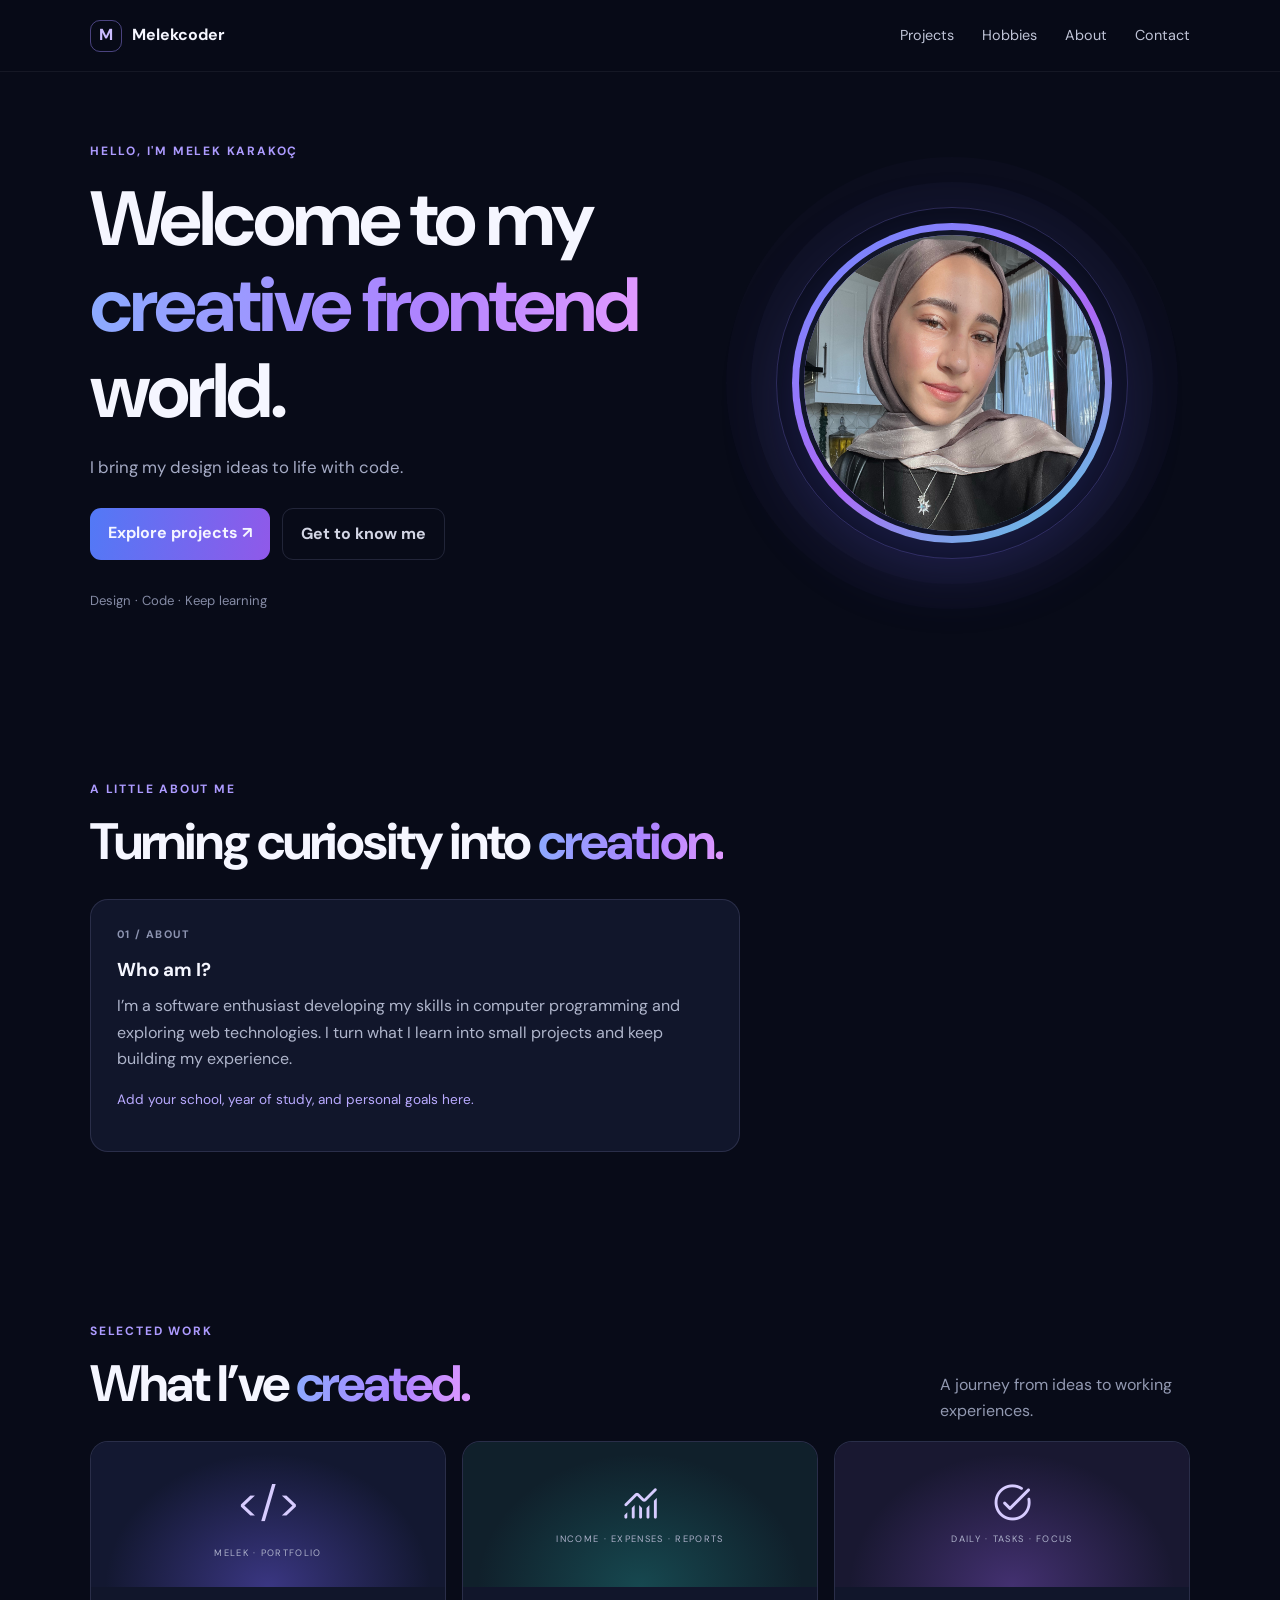
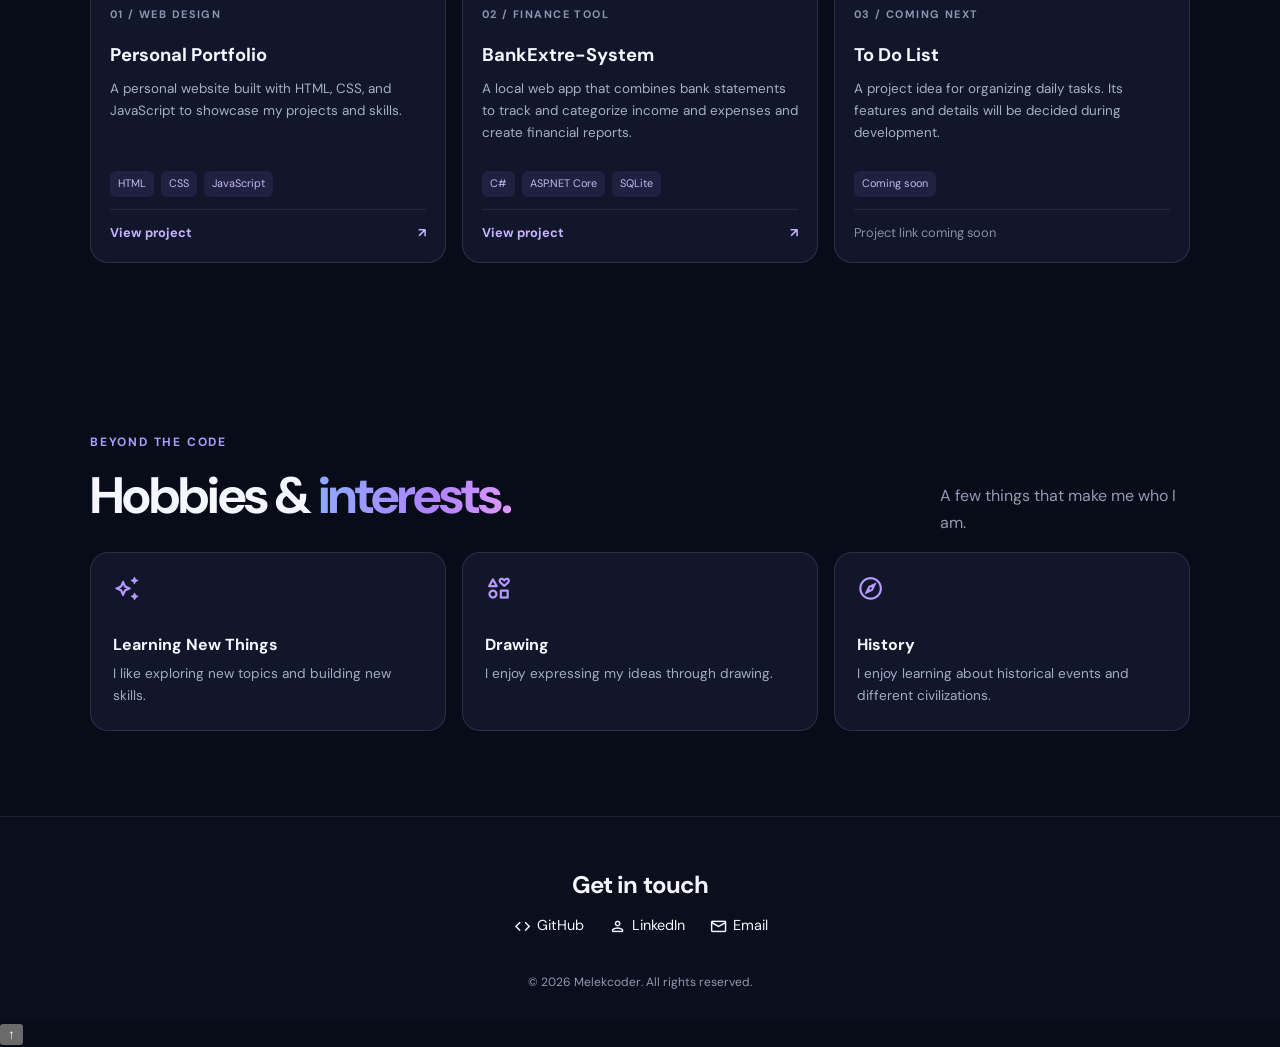
<file: index.html>
<!DOCTYPE html>
<html lang="en">

<head>
    <meta charset="UTF-8">
    <meta name="viewport" content="width=device-width, initial-scale=1.0">
    <meta name="description" content="Melek Karakoç's personal portfolio and projects.">
    <meta name="theme-color" content="#080b18">
    <title>Melek Karakoç | About-Me</title>

    <!-- Google Fonts: text and Material Symbols icons -->
    <link rel="preconnect" href="https://fonts.googleapis.com">
    <link rel="preconnect" href="https://fonts.gstatic.com" crossorigin>
    <link
        href="https://fonts.googleapis.com/css2?family=DM+Sans:wght@400;500;600;700&family=Material+Symbols+Rounded:opsz,wght,FILL,GRAD@20..48,400,0,0"
        rel="stylesheet">
    <link rel="stylesheet" href="style.css">
</head>

<body>
    <nav class="navbar" aria-label="Main navigation">
        <a class="brand" href="#home"><span class="brand-mark">M</span> Melekcoder</a>
        <div class="nav-links">
            <a href="#projects">Projects</a>
            <a href="#hobbies">Hobbies</a>
            <a href="#about">About</a>
            <a href="#contact">Contact</a>
        </div>
    </nav>

    <header class="hero" id="home">
        <div class="hero-copy">
            <p class="eyebrow">Hello, I'm Melek Karakoç</p>
            <h1>Welcome to my<br><span>creative frontend</span> world.</h1>
            <p class="hero-text">I bring my design ideas to life with code.</p>
            <div class="hero-actions">
                <a class="button button-primary" href="#projects">Explore projects <span aria-hidden="true">↗</span></a>
                <a class="button button-quiet" href="#about">Get to know me</a>
            </div>
            <p class="hero-note">Design · Code · Keep learning</p>
        </div>

        <div class="portrait-wrap">
            <div class="portrait-frame">
                <img src="profil.jpg" alt="Portrait of Melek Karakoç" class="portrait">
            </div>
        </div>
    </header>

    <main>
        <section class="section" id="about">
            <p class="eyebrow">A little about me</p>
            <h2>Turning curiosity into <span>creation.</span></h2>
            <div class="about-grid">
                <article class="glass about-card">
                    <p class="card-label">01 / ABOUT</p>
                    <h3>Who am I?</h3>
                    <p>I’m a software enthusiast developing my skills in computer programming and exploring web
                        technologies. I turn what I learn into small projects and keep building my experience.</p>
                    <p class="edit-note">Add your school, year of study, and personal goals here.</p>
                </article>
            </div>
        </section>

        <section class="section" id="projects">
            <div class="section-heading">
                <div>
                    <p class="eyebrow">Selected work</p>
                    <h2>What I’ve <span>created.</span></h2>
                </div>
                <p class="section-note">A journey from ideas to working experiences.</p>
            </div>

            <div class="project-grid">
                <article class="glass project-card">
                    <div class="project-art art-portfolio"><span class="art-code">&lt;/&gt;</span><small>MELEK ·
                            PORTFOLIO</small></div>
                    <div class="project-content">
                        <p class="card-label">01 / WEB DESIGN</p>
                        <h3>Personal Portfolio</h3>
                        <p>A personal website built with HTML, CSS, and JavaScript to showcase my projects and skills.
                        </p>
                        <div class="tags"><span>HTML</span><span>CSS</span><span>JavaScript</span></div>
                        <a class="project-link" href="https://melekkrkoc-coder.github.io/melek-portfolio/"
                            target="_blank" rel="noopener noreferrer">View project <span aria-hidden="true">↗</span></a>
                    </div>
                </article>

                <article class="glass project-card">
                    <div class="project-art art-bank"><span class="material-symbols-rounded"
                            aria-hidden="true">monitoring</span><small>INCOME · EXPENSES · REPORTS</small></div>
                    <div class="project-content">
                        <p class="card-label">02 / FINANCE TOOL</p>
                        <h3>BankExtre-System</h3>
                        <p>A local web app that combines bank statements to track and categorize income and expenses and
                            create financial reports.</p>
                        <div class="tags"><span>C#</span><span>ASP.NET Core</span><span>SQLite</span></div>
                        <a class="project-link" href="https://bankextre-system-demo.onrender.com"
                            target="_blank" rel="noopener noreferrer">View project <span aria-hidden="true">↗</span></a>
                    </div>
                </article>

                <article class="glass project-card">
                    <div class="project-art art-todo"><span class="material-symbols-rounded"
                            aria-hidden="true">task_alt</span><small>DAILY · TASKS · FOCUS</small></div>
                    <div class="project-content">
                        <p class="card-label">03 / COMING NEXT</p>
                        <h3>To Do List</h3>
                        <p>A project idea for organizing daily tasks. Its features and details will be decided during
                            development.</p>
                        <div class="tags"><span>Coming soon</span></div>
                        <span class="project-link pending">Project link coming soon</span>
                    </div>
                </article>
            </div>
        </section>

        <section class="section" id="hobbies">
            <div class="section-heading">
                <div>
                    <p class="eyebrow">Beyond the code</p>
                    <h2>Hobbies &amp; <span>interests.</span></h2>
                </div>
                <p class="section-note">A few things that make me who I am.</p>
            </div>
            <div class="hobby-grid">
                <article class="glass hobby-card"><span class="material-symbols-rounded"
                        aria-hidden="true">auto_awesome</span>
                    <h3>Learning New Things</h3>
                    <p>I like exploring new topics and building new skills.</p>
                </article>
                <article class="glass hobby-card"><span class="material-symbols-rounded"
                        aria-hidden="true">interests</span>
                    <h3>Drawing</h3>
                    <p>I enjoy expressing my ideas through drawing.</p>
                </article>
                <article class="glass hobby-card"><span class="material-symbols-rounded"
                        aria-hidden="true">explore</span>
                    <h3>History</h3>
                    <p>I enjoy learning about historical events and different civilizations.</p>
                </article>
            </div>
        </section>

        <section class="contact" id="contact">
            <h2>Get in touch</h2>
            <div class="contact-links">
                <a href="https://github.com/melekkrkoc-coder" target="_blank" rel="noopener noreferrer"><span
                        class="material-symbols-rounded" aria-hidden="true">code</span>GitHub</a>
                <a href="https://www.linkedin.com/in/melek-karako%C3%A7-9b86b043a" target="_blank"
                    rel="noopener noreferrer"><span class="material-symbols-rounded"
                        aria-hidden="true">person</span>LinkedIn</a>
                <a href="mailto:melekk.745934@gmail.com"><span class="material-symbols-rounded"
                        aria-hidden="true">mail</span>Email</a>
            </div>
        </section>
    </main>

    <footer class="footer">© 2026 Melekcoder. All rights reserved.</footer>

    <button id="scrollTopBtn" type="button" title="Yukarı çık" aria-label="Sayfanın başına dön">↑</button>
</body>

</html>
</file>
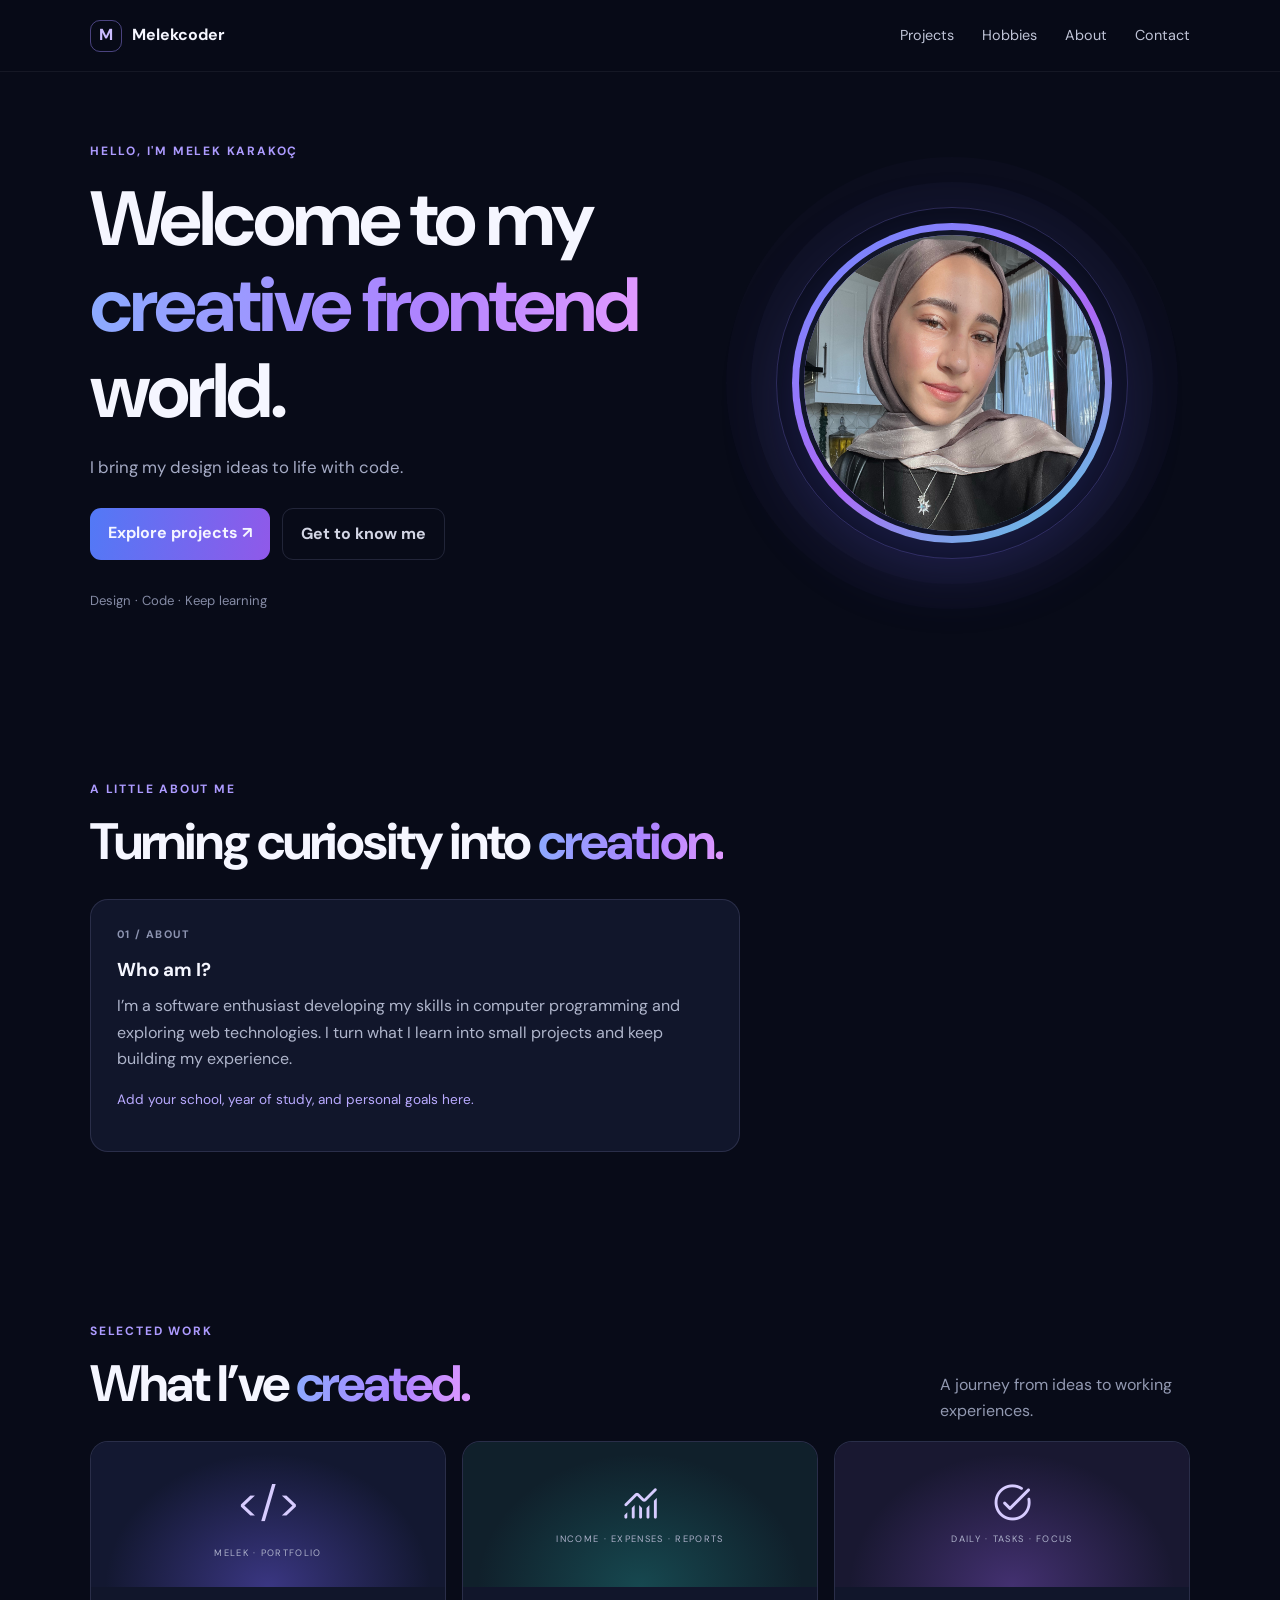
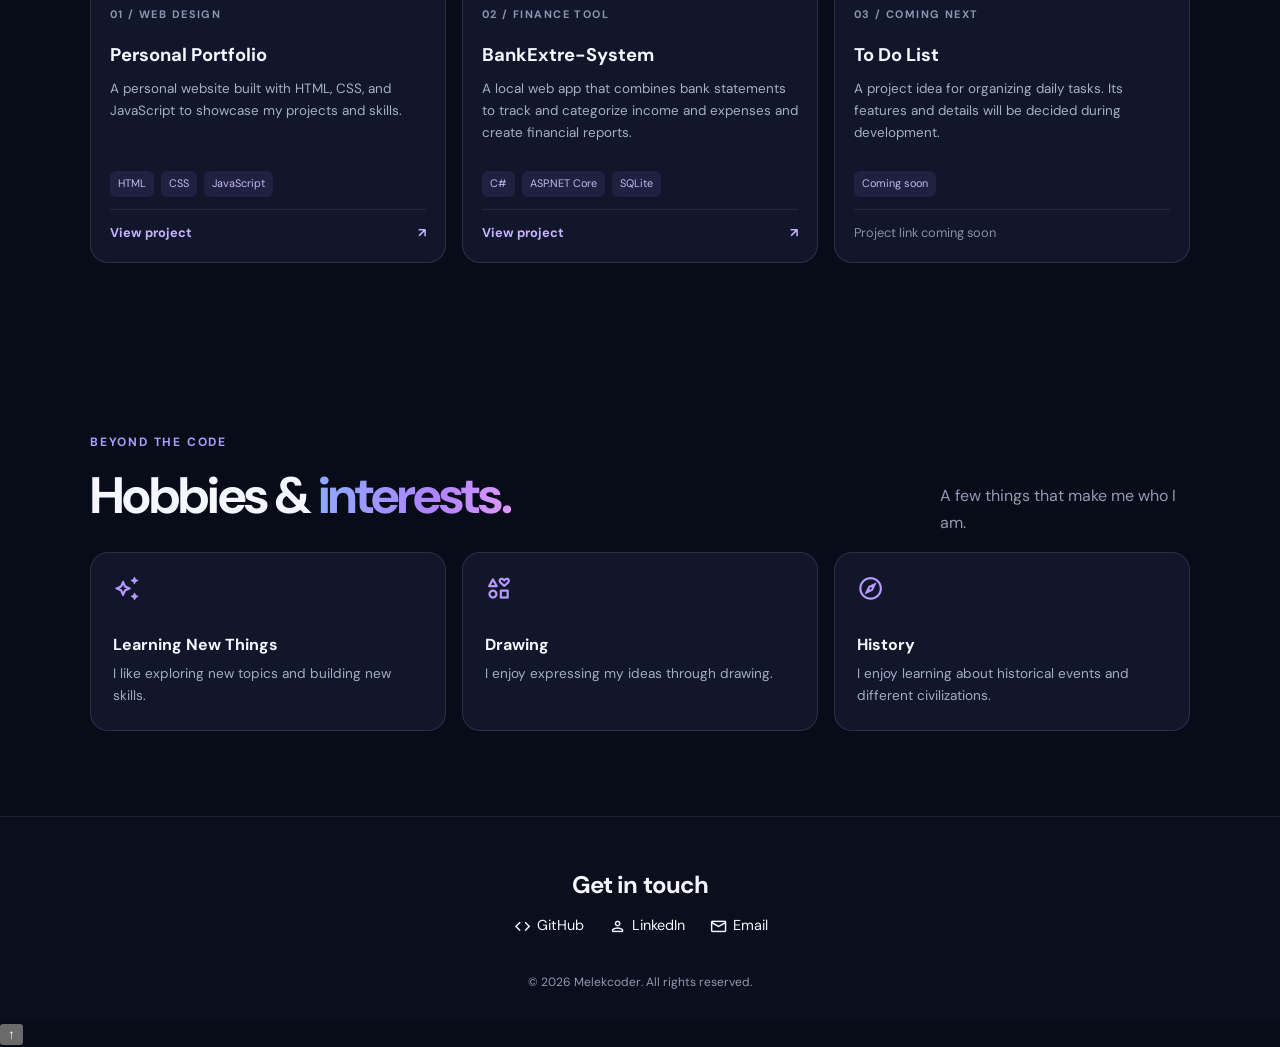
<file: About-Me/index.html>
<!DOCTYPE html>
<html lang="en">

<head>
    <meta charset="UTF-8">
    <meta name="viewport" content="width=device-width, initial-scale=1.0">
    <meta name="description" content="Melek Karakoç's personal portfolio and projects.">
    <meta name="theme-color" content="#080b18">
    <title>Melek Karakoç | About-Me</title>

    <!-- Google Fonts: text and Material Symbols icons -->
    <link rel="preconnect" href="https://fonts.googleapis.com">
    <link rel="preconnect" href="https://fonts.gstatic.com" crossorigin>
    <link
        href="https://fonts.googleapis.com/css2?family=DM+Sans:wght@400;500;600;700&family=Material+Symbols+Rounded:opsz,wght,FILL,GRAD@20..48,400,0,0"
        rel="stylesheet">
    <link rel="stylesheet" href="style.css">
</head>

<body>
    <nav class="navbar" aria-label="Main navigation">
        <a class="brand" href="#home"><span class="brand-mark">M</span> Melekcoder</a>
        <div class="nav-links">
            <a href="#projects">Projects</a>
            <a href="#hobbies">Hobbies</a>
            <a href="#about">About</a>
            <a href="#contact">Contact</a>
        </div>
    </nav>

    <header class="hero" id="home">
        <div class="hero-copy">
            <p class="eyebrow">Hello, I'm Melek Karakoç</p>
            <h1>Welcome to my<br><span>creative frontend</span> world.</h1>
            <p class="hero-text">I bring my design ideas to life with code.</p>
            <div class="hero-actions">
                <a class="button button-primary" href="#projects">Explore projects <span aria-hidden="true">↗</span></a>
                <a class="button button-quiet" href="#about">Get to know me</a>
            </div>
            <p class="hero-note">Design · Code · Keep learning</p>
        </div>

        <div class="portrait-wrap">
            <div class="portrait-frame">
                <img src="profil.jpg" alt="Portrait of Melek Karakoç" class="portrait">
            </div>
        </div>
    </header>

    <main>
        <section class="section" id="about">
            <p class="eyebrow">A little about me</p>
            <h2>Turning curiosity into <span>creation.</span></h2>
            <div class="about-grid">
                <article class="glass about-card">
                    <p class="card-label">01 / ABOUT</p>
                    <h3>Who am I?</h3>
                    <p>I’m a software enthusiast developing my skills in computer programming and exploring web
                        technologies. I turn what I learn into small projects and keep building my experience.</p>
                    <p class="edit-note">Add your school, year of study, and personal goals here.</p>
                </article>
            </div>
        </section>

        <section class="section" id="projects">
            <div class="section-heading">
                <div>
                    <p class="eyebrow">Selected work</p>
                    <h2>What I’ve <span>created.</span></h2>
                </div>
                <p class="section-note">A journey from ideas to working experiences.</p>
            </div>

            <div class="project-grid">
                <article class="glass project-card">
                    <div class="project-art art-portfolio"><span class="art-code">&lt;/&gt;</span><small>MELEK ·
                            PORTFOLIO</small></div>
                    <div class="project-content">
                        <p class="card-label">01 / WEB DESIGN</p>
                        <h3>Personal Portfolio</h3>
                        <p>A personal website built with HTML, CSS, and JavaScript to showcase my projects and skills.
                        </p>
                        <div class="tags"><span>HTML</span><span>CSS</span><span>JavaScript</span></div>
                        <a class="project-link" href="https://melekkrkoc-coder.github.io/melek-portfolio/"
                            target="_blank" rel="noopener noreferrer">View project <span aria-hidden="true">↗</span></a>
                    </div>
                </article>

                <article class="glass project-card">
                    <div class="project-art art-bank"><span class="material-symbols-rounded"
                            aria-hidden="true">monitoring</span><small>INCOME · EXPENSES · REPORTS</small></div>
                    <div class="project-content">
                        <p class="card-label">02 / FINANCE TOOL</p>
                        <h3>BankExtre-System</h3>
                        <p>A local web app that combines bank statements to track and categorize income and expenses and
                            create financial reports.</p>
                        <div class="tags"><span>C#</span><span>ASP.NET Core</span><span>SQLite</span></div>
                        <a class="project-link" href="https://melekkrkoc-coder.github.io/BankExtre-System/"
                            target="_blank" rel="noopener noreferrer">View project <span aria-hidden="true">↗</span></a>
                    </div>
                </article>

                <article class="glass project-card">
                    <div class="project-art art-todo"><span class="material-symbols-rounded"
                            aria-hidden="true">task_alt</span><small>DAILY · TASKS · FOCUS</small></div>
                    <div class="project-content">
                        <p class="card-label">03 / COMING NEXT</p>
                        <h3>To Do List</h3>
                        <p>A project idea for organizing daily tasks. Its features and details will be decided during
                            development.</p>
                        <div class="tags"><span>Coming soon</span></div>
                        <span class="project-link pending">Project link coming soon</span>
                    </div>
                </article>
            </div>
        </section>

        <section class="section" id="hobbies">
            <div class="section-heading">
                <div>
                    <p class="eyebrow">Beyond the code</p>
                    <h2>Hobbies &amp; <span>interests.</span></h2>
                </div>
                <p class="section-note">A few things that make me who I am.</p>
            </div>
            <div class="hobby-grid">
                <article class="glass hobby-card"><span class="material-symbols-rounded"
                        aria-hidden="true">auto_awesome</span>
                    <h3>Learning New Things</h3>
                    <p>I like exploring new topics and building new skills.</p>
                </article>
                <article class="glass hobby-card"><span class="material-symbols-rounded"
                        aria-hidden="true">interests</span>
                    <h3>Drawing</h3>
                    <p>I enjoy expressing my ideas through drawing.</p>
                </article>
                <article class="glass hobby-card"><span class="material-symbols-rounded"
                        aria-hidden="true">explore</span>
                    <h3>History</h3>
                    <p>I enjoy learning about historical events and different civilizations.</p>
                </article>
            </div>
        </section>

        <section class="contact" id="contact">
            <h2>Get in touch</h2>
            <div class="contact-links">
                <a href="https://github.com/melekkrkoc-coder" target="_blank" rel="noopener noreferrer"><span
                        class="material-symbols-rounded" aria-hidden="true">code</span>GitHub</a>
                <a href="https://www.linkedin.com/in/melek-karako%C3%A7-9b86b043a" target="_blank"
                    rel="noopener noreferrer"><span class="material-symbols-rounded"
                        aria-hidden="true">person</span>LinkedIn</a>
                <a href="mailto:melekk.745934@gmail.com"><span class="material-symbols-rounded"
                        aria-hidden="true">mail</span>Email</a>
            </div>
        </section>
    </main>

    <footer class="footer">© 2026 Melekcoder. All rights reserved.</footer>

    <button id="scrollTopBtn" type="button" title="Yukarı çık" aria-label="Sayfanın başına dön">↑</button>
</body>

</html>
</file>
<file: style.css>
:root {
    color-scheme: dark;
    --background: #080b18;
    --panel: rgba(20, 25, 48, 0.82);
    --border: rgba(190, 197, 255, 0.14);
    --text: #f5f6ff;
    --muted: #a5abc5;
    --purple: #a875ff;
    --content-width: 1100px;
}

* {
    box-sizing: border-box;
}

html {
    scroll-behavior: smooth;
    scroll-padding-top: 85px;
}

body {
    margin: 0;
    min-width: 320px;
    overflow-x: hidden;
    background: var(--background);
    color: var(--text);
    font-family: "DM Sans", Arial, sans-serif;
    line-height: 1.65;
}

a {
    color: inherit;
    text-decoration: none;
}

.navbar {
    position: sticky;
    top: 0;
    z-index: 5;
    display: flex;
    align-items: center;
    justify-content: space-between;
    gap: 24px;
    min-height: 72px;
    padding: 0 max(5%, calc((100% - var(--content-width)) / 2));
    border-bottom: 1px solid rgba(255, 255, 255, .06);
    background: rgba(8, 11, 24, .86);
    backdrop-filter: blur(16px);
}

.brand {
    display: flex;
    align-items: center;
    gap: 10px;
    font-weight: 700;
}

.brand-mark {
    display: grid;
    width: 32px;
    height: 32px;
    place-items: center;
    border: 1px solid rgba(157, 139, 255, .45);
    border-radius: 10px;
    color: #cbbcff;
}

.nav-links {
    display: flex;
    gap: 28px;
}

.nav-links a {
    color: #c0c4d7;
    font-size: .9rem;
}

.nav-links a:hover,
.contact-links a:hover {
    color: #c7b3ff;
}

.hero {
    display: grid;
    grid-template-columns: 1.1fr .9fr;
    align-items: center;
    gap: 40px;
    width: min(var(--content-width), 90%);
    min-height: 620px;
    margin: auto;
    padding: 70px 0;
}

.hero-copy {
    max-width: 620px;
}

.eyebrow {
    margin: 0 0 14px;
    color: #ad9bff;
    font-size: .75rem;
    font-weight: 700;
    letter-spacing: .15em;
    text-transform: uppercase;
}

h1,
h2,
h3,
p {
    margin-top: 0;
}

h1,
h2 {
    letter-spacing: -.04em;
    line-height: 1.12;
}

h1 {
    margin-bottom: 20px;
    font-size: clamp(2.8rem, 6vw, 4.8rem);
}

h1 span,
h2 span {
    background: linear-gradient(100deg, #8bacff, #ae83ff 60%, #e29aff);
    background-clip: text;
    color: transparent;
}

.hero-text {
    max-width: 560px;
    color: var(--muted);
    font-size: 1.05rem;
}

.hero-actions {
    display: flex;
    flex-wrap: wrap;
    gap: 12px;
    margin-top: 26px;
}

.button {
    padding: 12px 18px;
    border: 1px solid var(--border);
    border-radius: 11px;
    font-weight: 700;
}

.button-primary {
    border: 0;
    background: linear-gradient(100deg, #5279f6, #9059e9);
}

.button-quiet {
    color: #d3d6e5;
}

.button:hover,
.project-card:hover,
.hobby-card:hover {
    transform: translateY(-3px);
}

.hero-note {
    margin-top: 30px;
    color: #858ba5;
    font-size: .82rem;
}

.portrait-wrap {
    position: relative;
    display: grid;
    min-height: 390px;
    place-items: center;
}

.portrait-wrap::before {
    position: absolute;
    width: min(350px, 75vw);
    aspect-ratio: 1;
    border: 1px solid rgba(148, 132, 255, .25);
    border-radius: 50%;
    box-shadow: 0 0 0 25px rgba(130, 114, 255, .03), 0 0 0 50px rgba(130, 114, 255, .02);
    content: "";
}

.portrait-frame {
    position: relative;
    width: clamp(230px, 29vw, 320px);
    aspect-ratio: 1;
    overflow: hidden;
    padding: 7px;
    border-radius: 50%;
    background: linear-gradient(145deg, #6e8cff, #ac69f6 55%, #55d5df);
    box-shadow: 0 20px 70px rgba(85, 82, 214, .28);
}

.portrait {
    width: 100%;
    height: 100%;
    border: 5px solid #11152a;
    border-radius: 50%;
    object-fit: cover;
    object-position: center 40%;
}

.portrait-caption {
    position: absolute;
    right: 0;
    bottom: 30px;
    display: flex;
    align-items: center;
    gap: 10px;
    padding: 12px 15px;
    border: 1px solid var(--border);
    border-radius: 13px;
    background: #14182b;
}

.portrait-caption strong,
.portrait-caption small {
    display: block;
}

.portrait-caption strong {
    font-size: .8rem;
}

.portrait-caption small {
    color: var(--muted);
    font-size: .68rem;
}

/* Shared sections and glass cards */
.section {
    width: min(var(--content-width), 90%);
    margin: auto;
    padding: 85px 0;
}

.section h2 {
    margin-bottom: 28px;
    font-size: clamp(2rem, 4vw, 3.2rem);
}

.glass {
    border: 1px solid var(--border);
    border-radius: 18px;
    background: var(--panel);
}

.about-grid {
    display: grid;
    grid-template-columns: 1.2fr .8fr;
    gap: 16px;
}

.about-card,
.quote-card {
    padding: 26px;
}

.card-label {
    color: #8d94b1;
    font-size: .68rem;
    font-weight: 700;
    letter-spacing: .13em;
}

.about-card h3 {
    margin-bottom: 8px;
}

.about-card p:not(.card-label) {
    color: #afb5cb;
}

.edit-note {
    color: #b9aaff !important;
    font-size: .85rem;
}

.section-heading {
    display: flex;
    align-items: end;
    justify-content: space-between;
    gap: 20px;
}

.section-heading h2 {
    margin-bottom: 28px;
}

.section-note {
    max-width: 250px;
    color: #9299b1;
}

.project-grid {
    display: grid;
    grid-template-columns: repeat(3, 1fr);
    gap: 16px;
}

.project-card {
    overflow: hidden;
    transition: transform .2s;
}

.project-art {
    display: flex;
    min-height: 145px;
    flex-direction: column;
    align-items: center;
    justify-content: center;
    gap: 8px;
    background: radial-gradient(ellipse at bottom, rgba(105, 91, 228, .45), transparent 65%), #131831;
}

.project-art>.material-symbols-rounded,
.art-code {
    color: #d7ccff;
    font-size: 2.7rem;
}

.project-art small {
    color: #aeb2cb;
    font-size: .58rem;
    letter-spacing: .14em;
}

.art-bank {
    background: radial-gradient(ellipse at bottom, rgba(42, 192, 189, .25), transparent 65%), #10202b;
}

.art-todo {
    background: radial-gradient(ellipse at bottom, rgba(148, 96, 235, .34), transparent 65%), #191831;
}

.project-content {
    display: flex;
    min-height: 275px;
    flex-direction: column;
    padding: 19px;
}

.project-content h3 {
    margin: 5px 0 8px;
    font-size: 1.15rem;
}

.project-content>p:not(.card-label) {
    flex: 1;
    color: #a8aec4;
    font-size: .84rem;
}

.tags {
    display: flex;
    flex-wrap: wrap;
    gap: 7px;
    margin: 12px 0;
}

.tags span {
    padding: 4px 8px;
    border-radius: 6px;
    background: rgba(130, 116, 220, .12);
    color: #c4b9f0;
    font-size: .68rem;
}

.project-link {
    display: flex;
    justify-content: space-between;
    padding-top: 12px;
    border-top: 1px solid rgba(255, 255, 255, .08);
    color: #c5b4ff;
    font-size: .8rem;
    font-weight: 700;
}

.pending {
    color: #898fa8;
    font-weight: 400;
}

.hobby-grid {
    display: grid;
    grid-template-columns: repeat(3, 1fr);
    gap: 16px;
}

.hobby-card {
    min-height: 170px;
    padding: 22px;
    transition: transform .2s;
}

.hobby-card .material-symbols-rounded {
    color: #b69aff;
    font-size: 1.7rem;
}

.hobby-card h3 {
    margin: 22px 0 4px;
    font-size: 1rem;
}

.hobby-card p {
    margin: 0;
    color: var(--muted);
    font-size: .85rem;
}

.contact {
    padding: 55px 20px 35px;
    border-top: 1px solid rgba(255, 255, 255, .07);
    background: #0b0e1d;
    text-align: center;
}

.contact h2 {
    margin-bottom: 16px;
    font-size: 1.5rem;
}

.contact-links {
    display: flex;
    justify-content: center;
    gap: 24px;
}

.contact-links a {
    display: flex;
    align-items: center;
    gap: 5px;
    font-size: .9rem;
    transition: color .2s;
}

.contact-links .material-symbols-rounded {
    font-size: 1.2rem;
}

.footer {
    padding: 0 16px 28px;
    background: #0b0e1d;
    color: #9299b0;
    font-size: .75rem;
    text-align: center;
}

/* Mobile layout */
@media (max-width: 760px) {
    .navbar {
        flex-wrap: wrap;
        justify-content: center;
        padding: 12px 5%;
    }

    .nav-links {
        width: 100%;
        justify-content: center;
        gap: 20px;
    }

    .hero {
        grid-template-columns: 1fr;
        gap: 10px;
        padding: 45px 0 65px;
        text-align: center;
    }

    .hero-copy {
        margin: auto;
    }

    .hero-actions {
        justify-content: center;
    }

    .portrait-wrap {
        grid-row: 1;
        min-height: 330px;
    }

    .portrait-frame {
        width: 235px;
    }

    .about-grid {
        grid-template-columns: 1fr;
    }

    .project-grid {
        grid-template-columns: repeat(2, 1fr);
    }

    .project-card:last-child {
        grid-column: 1 / -1;
    }
}

@media (max-width: 520px) {
    .nav-links {
        justify-content: space-between;
        gap: 10px;
    }

    .nav-links a {
        font-size: .78rem;
    }

    .section {
        width: 88%;
        padding: 62px 0;
    }

    .section-heading {
        align-items: start;
        flex-direction: column;
        gap: 0;
    }

    .section-note {
        margin-top: -18px;
    }

    .project-grid,
    .hobby-grid {
        grid-template-columns: 1fr;
    }

    .project-card:last-child {
        grid-column: auto;
    }

    .project-content {
        min-height: 245px;
    }

    .contact-links {
        gap: 16px;
    }

    .contact-links a {
        font-size: .82rem;
    }
}

@media (prefers-reduced-motion: reduce) {

    *,
    *::before,
    *::after {
        scroll-behavior: auto !important;
        transition-duration: .01ms !important;
    }
}
</file>
<file: About-Me/style.css>
:root {
    color-scheme: dark;
    --background: #080b18;
    --panel: rgba(20, 25, 48, 0.82);
    --border: rgba(190, 197, 255, 0.14);
    --text: #f5f6ff;
    --muted: #a5abc5;
    --purple: #a875ff;
    --content-width: 1100px;
}

* {
    box-sizing: border-box;
}

html {
    scroll-behavior: smooth;
    scroll-padding-top: 85px;
}

body {
    margin: 0;
    min-width: 320px;
    overflow-x: hidden;
    background: var(--background);
    color: var(--text);
    font-family: "DM Sans", Arial, sans-serif;
    line-height: 1.65;
}

a {
    color: inherit;
    text-decoration: none;
}

.navbar {
    position: sticky;
    top: 0;
    z-index: 5;
    display: flex;
    align-items: center;
    justify-content: space-between;
    gap: 24px;
    min-height: 72px;
    padding: 0 max(5%, calc((100% - var(--content-width)) / 2));
    border-bottom: 1px solid rgba(255, 255, 255, .06);
    background: rgba(8, 11, 24, .86);
    backdrop-filter: blur(16px);
}

.brand {
    display: flex;
    align-items: center;
    gap: 10px;
    font-weight: 700;
}

.brand-mark {
    display: grid;
    width: 32px;
    height: 32px;
    place-items: center;
    border: 1px solid rgba(157, 139, 255, .45);
    border-radius: 10px;
    color: #cbbcff;
}

.nav-links {
    display: flex;
    gap: 28px;
}

.nav-links a {
    color: #c0c4d7;
    font-size: .9rem;
}

.nav-links a:hover,
.contact-links a:hover {
    color: #c7b3ff;
}

.hero {
    display: grid;
    grid-template-columns: 1.1fr .9fr;
    align-items: center;
    gap: 40px;
    width: min(var(--content-width), 90%);
    min-height: 620px;
    margin: auto;
    padding: 70px 0;
}

.hero-copy {
    max-width: 620px;
}

.eyebrow {
    margin: 0 0 14px;
    color: #ad9bff;
    font-size: .75rem;
    font-weight: 700;
    letter-spacing: .15em;
    text-transform: uppercase;
}

h1,
h2,
h3,
p {
    margin-top: 0;
}

h1,
h2 {
    letter-spacing: -.04em;
    line-height: 1.12;
}

h1 {
    margin-bottom: 20px;
    font-size: clamp(2.8rem, 6vw, 4.8rem);
}

h1 span,
h2 span {
    background: linear-gradient(100deg, #8bacff, #ae83ff 60%, #e29aff);
    background-clip: text;
    color: transparent;
}

.hero-text {
    max-width: 560px;
    color: var(--muted);
    font-size: 1.05rem;
}

.hero-actions {
    display: flex;
    flex-wrap: wrap;
    gap: 12px;
    margin-top: 26px;
}

.button {
    padding: 12px 18px;
    border: 1px solid var(--border);
    border-radius: 11px;
    font-weight: 700;
}

.button-primary {
    border: 0;
    background: linear-gradient(100deg, #5279f6, #9059e9);
}

.button-quiet {
    color: #d3d6e5;
}

.button:hover,
.project-card:hover,
.hobby-card:hover {
    transform: translateY(-3px);
}

.hero-note {
    margin-top: 30px;
    color: #858ba5;
    font-size: .82rem;
}

.portrait-wrap {
    position: relative;
    display: grid;
    min-height: 390px;
    place-items: center;
}

.portrait-wrap::before {
    position: absolute;
    width: min(350px, 75vw);
    aspect-ratio: 1;
    border: 1px solid rgba(148, 132, 255, .25);
    border-radius: 50%;
    box-shadow: 0 0 0 25px rgba(130, 114, 255, .03), 0 0 0 50px rgba(130, 114, 255, .02);
    content: "";
}

.portrait-frame {
    position: relative;
    width: clamp(230px, 29vw, 320px);
    aspect-ratio: 1;
    overflow: hidden;
    padding: 7px;
    border-radius: 50%;
    background: linear-gradient(145deg, #6e8cff, #ac69f6 55%, #55d5df);
    box-shadow: 0 20px 70px rgba(85, 82, 214, .28);
}

.portrait {
    width: 100%;
    height: 100%;
    border: 5px solid #11152a;
    border-radius: 50%;
    object-fit: cover;
    object-position: center 40%;
}

.portrait-caption {
    position: absolute;
    right: 0;
    bottom: 30px;
    display: flex;
    align-items: center;
    gap: 10px;
    padding: 12px 15px;
    border: 1px solid var(--border);
    border-radius: 13px;
    background: #14182b;
}

.portrait-caption strong,
.portrait-caption small {
    display: block;
}

.portrait-caption strong {
    font-size: .8rem;
}

.portrait-caption small {
    color: var(--muted);
    font-size: .68rem;
}

/* Shared sections and glass cards */
.section {
    width: min(var(--content-width), 90%);
    margin: auto;
    padding: 85px 0;
}

.section h2 {
    margin-bottom: 28px;
    font-size: clamp(2rem, 4vw, 3.2rem);
}

.glass {
    border: 1px solid var(--border);
    border-radius: 18px;
    background: var(--panel);
}

.about-grid {
    display: grid;
    grid-template-columns: 1.2fr .8fr;
    gap: 16px;
}

.about-card,
.quote-card {
    padding: 26px;
}

.card-label {
    color: #8d94b1;
    font-size: .68rem;
    font-weight: 700;
    letter-spacing: .13em;
}

.about-card h3 {
    margin-bottom: 8px;
}

.about-card p:not(.card-label) {
    color: #afb5cb;
}

.edit-note {
    color: #b9aaff !important;
    font-size: .85rem;
}

.section-heading {
    display: flex;
    align-items: end;
    justify-content: space-between;
    gap: 20px;
}

.section-heading h2 {
    margin-bottom: 28px;
}

.section-note {
    max-width: 250px;
    color: #9299b1;
}

.project-grid {
    display: grid;
    grid-template-columns: repeat(3, 1fr);
    gap: 16px;
}

.project-card {
    overflow: hidden;
    transition: transform .2s;
}

.project-art {
    display: flex;
    min-height: 145px;
    flex-direction: column;
    align-items: center;
    justify-content: center;
    gap: 8px;
    background: radial-gradient(ellipse at bottom, rgba(105, 91, 228, .45), transparent 65%), #131831;
}

.project-art>.material-symbols-rounded,
.art-code {
    color: #d7ccff;
    font-size: 2.7rem;
}

.project-art small {
    color: #aeb2cb;
    font-size: .58rem;
    letter-spacing: .14em;
}

.art-bank {
    background: radial-gradient(ellipse at bottom, rgba(42, 192, 189, .25), transparent 65%), #10202b;
}

.art-todo {
    background: radial-gradient(ellipse at bottom, rgba(148, 96, 235, .34), transparent 65%), #191831;
}

.project-content {
    display: flex;
    min-height: 275px;
    flex-direction: column;
    padding: 19px;
}

.project-content h3 {
    margin: 5px 0 8px;
    font-size: 1.15rem;
}

.project-content>p:not(.card-label) {
    flex: 1;
    color: #a8aec4;
    font-size: .84rem;
}

.tags {
    display: flex;
    flex-wrap: wrap;
    gap: 7px;
    margin: 12px 0;
}

.tags span {
    padding: 4px 8px;
    border-radius: 6px;
    background: rgba(130, 116, 220, .12);
    color: #c4b9f0;
    font-size: .68rem;
}

.project-link {
    display: flex;
    justify-content: space-between;
    padding-top: 12px;
    border-top: 1px solid rgba(255, 255, 255, .08);
    color: #c5b4ff;
    font-size: .8rem;
    font-weight: 700;
}

.pending {
    color: #898fa8;
    font-weight: 400;
}

.hobby-grid {
    display: grid;
    grid-template-columns: repeat(3, 1fr);
    gap: 16px;
}

.hobby-card {
    min-height: 170px;
    padding: 22px;
    transition: transform .2s;
}

.hobby-card .material-symbols-rounded {
    color: #b69aff;
    font-size: 1.7rem;
}

.hobby-card h3 {
    margin: 22px 0 4px;
    font-size: 1rem;
}

.hobby-card p {
    margin: 0;
    color: var(--muted);
    font-size: .85rem;
}

.contact {
    padding: 55px 20px 35px;
    border-top: 1px solid rgba(255, 255, 255, .07);
    background: #0b0e1d;
    text-align: center;
}

.contact h2 {
    margin-bottom: 16px;
    font-size: 1.5rem;
}

.contact-links {
    display: flex;
    justify-content: center;
    gap: 24px;
}

.contact-links a {
    display: flex;
    align-items: center;
    gap: 5px;
    font-size: .9rem;
    transition: color .2s;
}

.contact-links .material-symbols-rounded {
    font-size: 1.2rem;
}

.footer {
    padding: 0 16px 28px;
    background: #0b0e1d;
    color: #9299b0;
    font-size: .75rem;
    text-align: center;
}

/* Mobile layout */
@media (max-width: 760px) {
    .navbar {
        flex-wrap: wrap;
        justify-content: center;
        padding: 12px 5%;
    }

    .nav-links {
        width: 100%;
        justify-content: center;
        gap: 20px;
    }

    .hero {
        grid-template-columns: 1fr;
        gap: 10px;
        padding: 45px 0 65px;
        text-align: center;
    }

    .hero-copy {
        margin: auto;
    }

    .hero-actions {
        justify-content: center;
    }

    .portrait-wrap {
        grid-row: 1;
        min-height: 330px;
    }

    .portrait-frame {
        width: 235px;
    }

    .about-grid {
        grid-template-columns: 1fr;
    }

    .project-grid {
        grid-template-columns: repeat(2, 1fr);
    }

    .project-card:last-child {
        grid-column: 1 / -1;
    }
}

@media (max-width: 520px) {
    .nav-links {
        justify-content: space-between;
        gap: 10px;
    }

    .nav-links a {
        font-size: .78rem;
    }

    .section {
        width: 88%;
        padding: 62px 0;
    }

    .section-heading {
        align-items: start;
        flex-direction: column;
        gap: 0;
    }

    .section-note {
        margin-top: -18px;
    }

    .project-grid,
    .hobby-grid {
        grid-template-columns: 1fr;
    }

    .project-card:last-child {
        grid-column: auto;
    }

    .project-content {
        min-height: 245px;
    }

    .contact-links {
        gap: 16px;
    }

    .contact-links a {
        font-size: .82rem;
    }
}

@media (prefers-reduced-motion: reduce) {

    *,
    *::before,
    *::after {
        scroll-behavior: auto !important;
        transition-duration: .01ms !important;
    }
}
</file>
